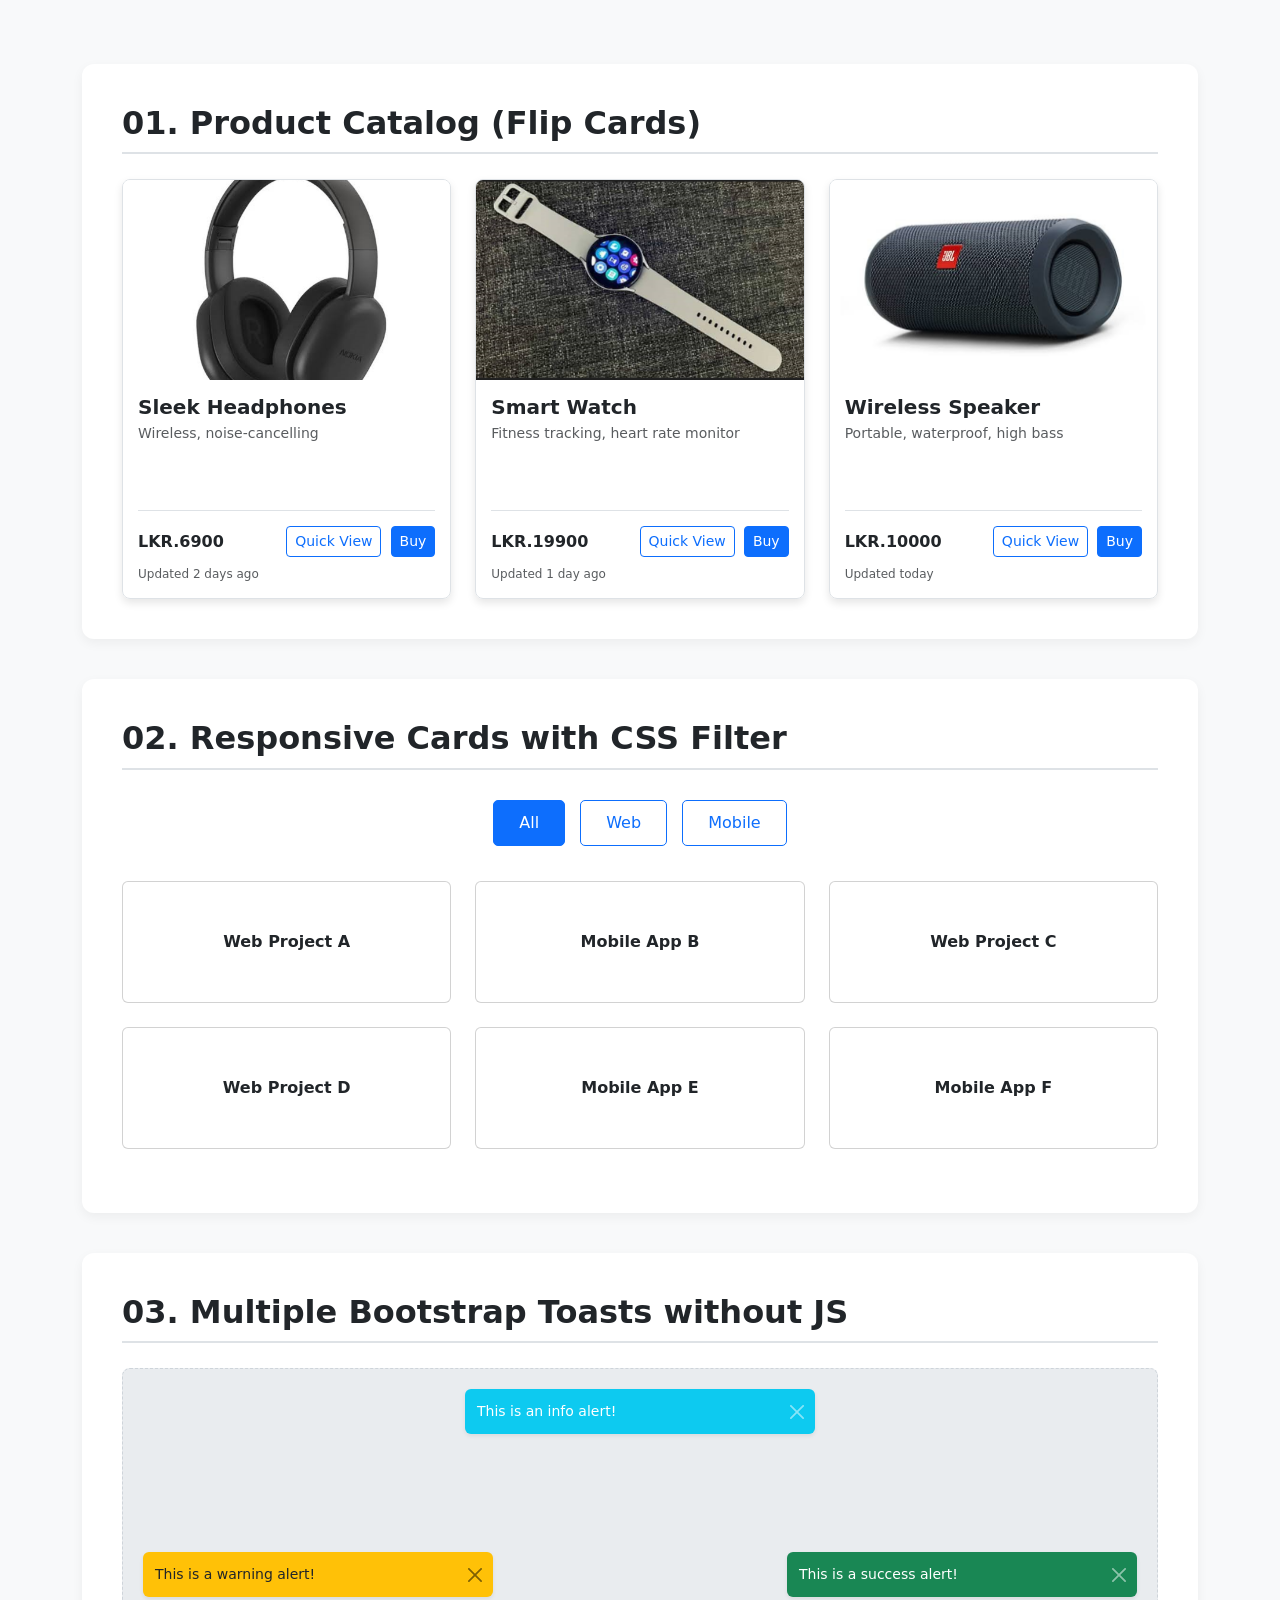
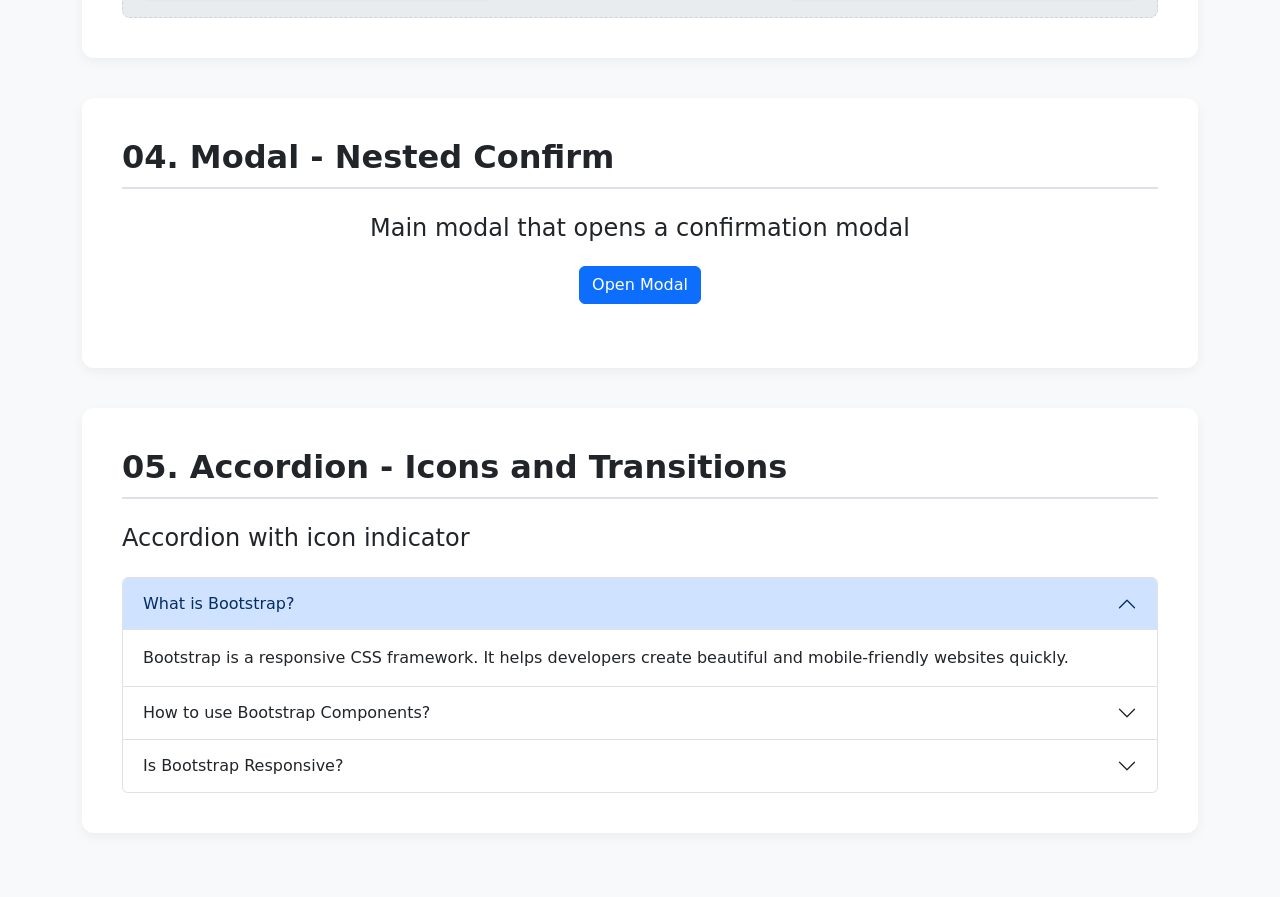
<file: index.html>
<!DOCTYPE html>
<html lang="en">
<head>
  <meta charset="UTF-8">
  <meta name="viewport" content="width=device-width, initial-scale=1.0">
  <title>Classwork 6.2</title>
  
  <link href="./bootstrap-5.3.8/css/bootstrap.min.css" rel="stylesheet">
  <link href="./style.css" rel="stylesheet">
</head>


<body class="p-4">

<div class="container">
  <!-- ref 01 starting -->
  <div class="content-section">
    <h2 class="section-title text-dark">01. Product Catalog (Flip Cards)</h2>
    
    <div class="row g-4">
      <div class="col-md-4">
        <div class="product-card">
          <div class="card-inner">
            <div class="card-front">
              <div class="card-img-container">
                <img src="./headset.png" class="card-img-top" alt="Sleek Headphones">
              </div>
              <div class="card-body-custom">
                <h5 class="fw-bold mb-1">Sleek Headphones</h5>
                <p class="text-muted small mb-0">Wireless, noise-cancelling</p>
                <div class="card-footer-custom d-flex justify-content-between align-items-center">
                  <span class="fw-bold">LKR.6900</span>
                  <div>
                    <button class="btn btn-outline-primary btn-sm me-1" data-bs-toggle="modal" data-bs-target="#quickViewModal1">Quick View</button>
                    <button class="btn btn-primary btn-sm">Buy</button>
                  </div>
                </div>
                <p class="text-muted small mt-2 mb-0" style="font-size: 0.75rem;">Updated 2 days ago</p>
              </div>
            </div>
            <div class="card-back">
              <h5 class="fw-bold text-primary">Product Details</h5>
              <p class="mt-2 text-muted">Experience premium sound quality with these Sleek Headphones. Perfect for long travel or intensive gym sessions.</p>
              <ul class="small">
                <li>40 hours battery life</li>
                <li>Active Noise Cancellation</li>
                <li>Bluetooth 5.2 support</li>
              </ul>
              <p class="text-muted small mt-auto mb-0">Updated 2 days ago</p>
            </div>
          </div>
        </div>
      </div>

      <div class="col-md-4">
        <div class="product-card">
          <div class="card-inner">
            <div class="card-front">
              <div class="card-img-container">
                <img src="./watch.png" class="card-img-top" alt="Smart Watch">
              </div>
              <div class="card-body-custom">
                <h5 class="fw-bold mb-1">Smart Watch</h5>
                <p class="text-muted small mb-0">Fitness tracking, heart rate monitor</p>
                <div class="card-footer-custom d-flex justify-content-between align-items-center">
                  <span class="fw-bold">LKR.19900</span>
                  <div>
                    <button class="btn btn-outline-primary btn-sm me-1" data-bs-toggle="modal" data-bs-target="#quickViewModal2">Quick View</button>
                    <button class="btn btn-primary btn-sm">Buy</button>
                  </div>
                </div>
                <p class="text-muted small mt-2 mb-0" style="font-size: 0.75rem;">Updated 1 day ago</p>
              </div>
            </div>
            <div class="card-back">
              <h5 class="fw-bold text-primary">Product Details</h5>
              <p class="mt-2 text-muted">Stay on top of your health goals with this modern Smart Watch. It tracks everything accurately.</p>
              <ul class="small">
                <li>Heart Rate & SpO2 Monitor</li>
                <li>Waterproof up to 50m</li>
                <li>7-Day Battery Life</li>
              </ul>
              <p class="text-muted small mt-auto mb-0">Updated 1 day ago</p>
            </div>
          </div>
        </div>
      </div>

      <div class="col-md-4">
        <div class="product-card">
          <div class="card-inner">
            <div class="card-front">
              <div class="card-img-container">
                <img src="./jbl.png" class="card-img-top" alt="Wireless Speaker">
              </div>
              <div class="card-body-custom">
                <h5 class="fw-bold mb-1">Wireless Speaker</h5>
                <p class="text-muted small mb-0">Portable, waterproof, high bass</p>
                <div class="card-footer-custom d-flex justify-content-between align-items-center">
                  <span class="fw-bold">LKR.10000</span>
                  <div>
                    <button class="btn btn-outline-primary btn-sm me-1" data-bs-toggle="modal" data-bs-target="#quickViewModal3">Quick View</button>
                    <button class="btn btn-primary btn-sm">Buy</button>
                  </div>
                </div>
                <p class="text-muted small mt-2 mb-0" style="font-size: 0.75rem;">Updated today</p>
              </div>
            </div>
            <div class="card-back">
              <h5 class="fw-bold text-primary">Product Details</h5>
              <p class="mt-2 text-muted">Bring the party anywhere with this High-Bass Wireless Speaker. Small size but studio-quality audio.</p>
              <ul class="small">
                <li>360° Surround Sound</li>
                <li>IPX7 Waterproof rating</li>
                <li>Dual pairing mode</li>
              </ul>
              <p class="text-muted small mt-auto mb-0">Updated today</p>
            </div>
          </div>
        </div>
      </div>
    </div>
  </div>
  <!-- ref 01 ending -->

  <!-- ref 02 starting -->
  <div class="content-section">
    <input type="radio" name="filter" id="all" class="hidden-radio" checked>
    <input type="radio" name="filter" id="web" class="hidden-radio">
    <input type="radio" name="filter" id="mobile" class="hidden-radio">

    <h2 class="section-title text-dark">02. Responsive Cards with CSS Filter</h2>

    <div class="filters">
        <label for="all">All</label>
        <label for="web">Web</label>
        <label for="mobile">Mobile</label>
    </div>

    <div class="row filter-results">
        <div class="col-md-4 mb-4 item all web">
            <div class="card filter-card p-5">Web Project A</div>
        </div>
        <div class="col-md-4 mb-4 item all mobile">
            <div class="card filter-card p-5">Mobile App B</div>
        </div>
        <div class="col-md-4 mb-4 item all web">
            <div class="card filter-card p-5">Web Project C</div>
        </div>
        <div class="col-md-4 mb-4 item all web">
            <div class="card filter-card p-5">Web Project D</div>
        </div>
        <div class="col-md-4 mb-4 item all mobile">
            <div class="card filter-card p-5">Mobile App E</div>
        </div>
        <div class="col-md-4 mb-4 item all mobile">
            <div class="card filter-card p-5">Mobile App F</div>
        </div>
    </div>
  </div>
  <!-- ref 02 ending -->

  <!-- ref 03 starting -->
  <div class="content-section">
    <h2 class="section-title text-dark">03. Multiple Bootstrap Toasts without JS</h2>
    
    <input type="checkbox" id="t1" class="hidden-check">
    <input type="checkbox" id="t2" class="hidden-check">
    <input type="checkbox" id="t3" class="hidden-check">

    <div class="toast-box-wrapper">
        <div class="toast-container t-top-center toast1">
            <div class="toast show bg-info text-white border-0 shadow-sm">
                <div class="d-flex">
                    <div class="toast-body">This is an info alert!</div>
                    <label for="t1" class="btn-close btn-close-white me-2 m-auto" style="cursor: pointer;"></label>
                </div>
            </div>
        </div>

        <div class="toast-container t-bottom-left toast2">
            <div class="toast show bg-warning text-dark border-0 shadow-sm">
                <div class="d-flex">
                    <div class="toast-body">This is a warning alert!</div>
                    <label for="t2" class="btn-close me-2 m-auto" style="cursor: pointer;"></label>
                </div>
            </div>
        </div>

        <div class="toast-container t-bottom-right toast3">
            <div class="toast show bg-success text-white border-0 shadow-sm">
                <div class="d-flex">
                    <div class="toast-body">This is a success alert!</div>
                    <label for="t3" class="btn-close btn-close-white me-2 m-auto" style="cursor: pointer;"></label>
                </div>
            </div>
        </div>
    </div>
  </div>
  <!-- ref 03 ending -->

  <!-- ref 04 starting -->
  <div class="content-section text-center">
    <h2 class="section-title text-dark text-start">04. Modal - Nested Confirm</h2>
    <h4 class="mt-4 mb-4">Main modal that opens a confirmation modal</h4>

    <button type="button" class="btn btn-primary mb-4" data-bs-toggle="modal" data-bs-target="#mainModal">
        Open Modal
    </button>
  </div>
  <!-- ref 04 ending -->

  <!-- ref 05 starting -->
  <div class="content-section">
    <h2 class="section-title text-dark">05. Accordion - Icons and Transitions</h2>
    <h4 class="mb-4">Accordion with icon indicator</h4>

    <div class="accordion" id="accordionExample">
        <div class="accordion-item">
            <h2 class="accordion-header">
                <button class="accordion-button" type="button" data-bs-toggle="collapse" data-bs-target="#collapseOne" aria-expanded="true" aria-controls="collapseOne">
                    What is Bootstrap?
                </button>
            </h2>
            <div id="collapseOne" class="accordion-collapse collapse show" data-bs-parent="#accordionExample">
                <div class="accordion-body">
                    Bootstrap is a responsive CSS framework. It helps developers create beautiful and mobile-friendly websites quickly.
                </div>
            </div>
        </div>

        <div class="accordion-item">
            <h2 class="accordion-header">
                <button class="accordion-button collapsed" type="button" data-bs-toggle="collapse" data-bs-target="#collapseTwo" aria-expanded="false" aria-controls="collapseTwo">
                    How to use Bootstrap Components?
                </button>
            </h2>
            <div id="collapseTwo" class="accordion-collapse collapse" data-bs-parent="#accordionExample">
                <div class="accordion-body">
                    You can use Bootstrap components by copying the HTML code from the Bootstrap documentation and adding the Bootstrap CSS and JavaScript files to your project.
                </div>
            </div>
        </div>

        <div class="accordion-item">
            <h2 class="accordion-header">
                <button class="accordion-button collapsed" type="button" data-bs-toggle="collapse" data-bs-target="#collapseThree" aria-expanded="false" aria-controls="collapseThree">
                    Is Bootstrap Responsive?
                </button>
            </h2>
            <div id="collapseThree" class="accordion-collapse collapse" data-bs-parent="#accordionExample">
                <div class="accordion-body">
                    Yes. Bootstrap is fully responsive. It automatically adjusts your website layout for mobile phones, tablets, laptops, and desktops.
                </div>
            </div>
        </div>
    </div>
  </div>
  <!-- ref 05 ending -->

</div>

<!-- quickview starting -->
<div class="modal fade" id="quickViewModal1" tabindex="-1" aria-hidden="true">
  <div class="modal-dialog modal-dialog-centered">
    <div class="modal-content">
      <div class="modal-header">
        <h5 class="modal-title fw-bold">Sleek Headphones Preview</h5>
        <button type="button" class="btn-close" data-bs-dismiss="modal" aria-label="Close"></button>
      </div>
      <div class="modal-body text-center">
        <img src="./headset.png" class="img-fluid rounded mb-3" alt="Headphones">
        <p class="text-muted">This is the quick preview modal popup for the Sleek Headphones.</p>
      </div>
    </div>
  </div>
</div>

<div class="modal fade" id="quickViewModal2" tabindex="-1" aria-hidden="true">
  <div class="modal-dialog modal-dialog-centered">
    <div class="modal-content">
      <div class="modal-header">
        <h5 class="modal-title fw-bold">Smart Watch Preview</h5>
        <button type="button" class="btn-close" data-bs-dismiss="modal" aria-label="Close"></button>
      </div>
      <div class="modal-body text-center">
        <img src="./watch.png" class="img-fluid rounded mb-3" alt="Smart Watch">
        <p class="text-muted">This is the quick preview modal popup for the Smart Watch.</p>
      </div>
    </div>
  </div>
</div>

<div class="modal fade" id="quickViewModal3" tabindex="-1" aria-hidden="true">
  <div class="modal-dialog modal-dialog-centered">
    <div class="modal-content">
      <div class="modal-header">
        <h5 class="modal-title fw-bold">Wireless Speaker Preview</h5>
        <button type="button" class="btn-close" data-bs-dismiss="modal" aria-label="Close"></button>
      </div>
      <div class="modal-body text-center">
        <img src="./jbl.png" class="img-fluid rounded mb-3" alt="Wireless Speaker">
        <p class="text-muted">This is the quick preview modal popup for the Wireless Speaker.</p>
      </div>
    </div>
  </div>
</div>
<!-- quickview ending -->



<div class="modal fade" id="mainModal" tabindex="-1" aria-hidden="true">
    <div class="modal-dialog">
        <div class="modal-content">
            <div class="modal-header">
                <h5 class="modal-title">Modal Title</h5>
                <button type="button" class="btn-close" data-bs-dismiss="modal"></button>
            </div>
            <div class="modal-body text-start">
                <p>Perform an action that needs confirmation.</p>
                <button type="button" class="btn btn-danger" data-bs-target="#confirmModal" data-bs-toggle="modal">
                    Delete Item
                </button>
            </div>
            <div class="modal-footer">
                <button class="btn btn-secondary" data-bs-dismiss="modal">Close</button>
            </div>
        </div>
    </div>
</div>

<div class="modal fade" id="confirmModal" tabindex="-1" aria-hidden="true">
    <div class="modal-dialog">
        <div class="modal-content">
            <div class="modal-header">
                <h5 class="modal-title">Confirm Delete</h5>
                <button type="button" class="btn-close" data-bs-dismiss="modal"></button>
            </div>
            <div class="modal-body text-start">
                Are you sure you want to delete this item?
            </div>
            <div class="modal-footer">
                <button class="btn btn-secondary" data-bs-target="#mainModal" data-bs-toggle="modal">Back</button>
                <button class="btn btn-danger">Confirm Delete</button>
            </div>
        </div>
    </div>
</div>

<script src="./bootstrap-5.3.8/js/bootstrap.min.js"></script>
</body>
</html>
</file>
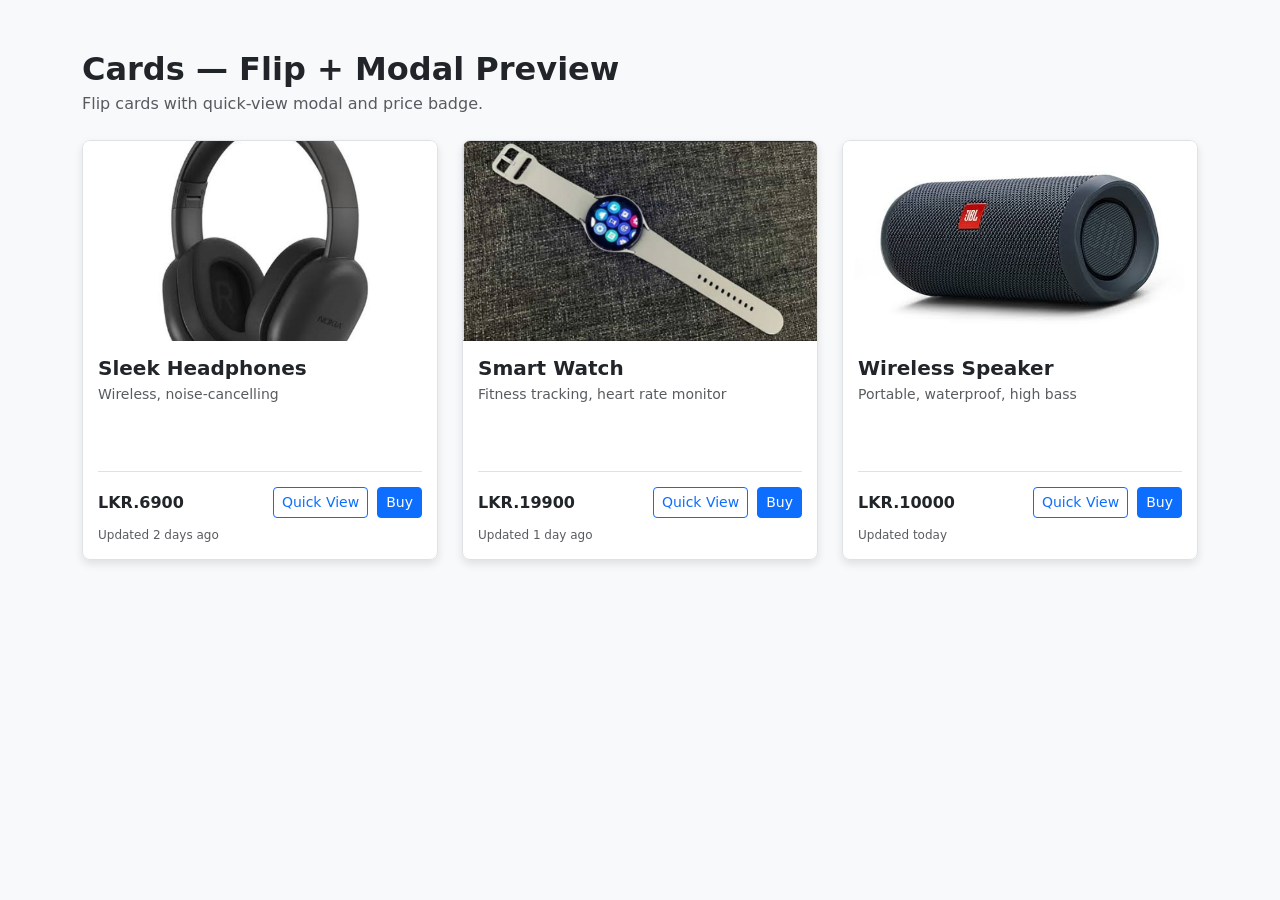
<file: ref01.html>
<!DOCTYPE html>
<html lang="en">
<head>
  <meta charset="UTF-8">
  <meta name="viewport" content="width=device-width, initial-scale=1.0">
  <title>ref 01</title>
  <!-- Bootstrap 5 CSS link -->
  <link href="./bootstrap-5.3.8/css/bootstrap.min.css" rel="stylesheet">
  
  <style>
    body {
      background-color: #f8f9fa;
      padding: 50px 0;
    }
    
    /* Main Card Wrapper */
    .product-card {
      background-color: transparent;
      width: 100%;
      height: 420px; /* Card thinuyara alavu */
      perspective: 1000px; /* 3D effect-rkaga */
    }

    /* Inner Container that Flips */
    .card-inner {
      position: relative;
      width: 100%;
      height: 100%;
      text-align: left;
      transition: transform 0.6s;
      transform-style: preserve-3d;
      box-shadow: 0 4px 8px rgba(0,0,0,0.1);
      border-radius: 8px;
    }

    /* Image mela cursor pogum pothu mattum FULL CARD-um flip aagum */
    .product-card:has(.card-img-container:hover) .card-inner {
      transform: rotateY(180deg);
    }

    .card-front, .card-back {
      position: absolute;
      width: 100%;
      height: 100%;
      -webkit-backface-visibility: hidden;
      backface-visibility: hidden;
      border-radius: 8px;
      border: 1px solid #dee2e6;
      background-color: #fff;
      display: flex;
      flex-direction: column;
    }

    /* Front Side Styling */
    .card-img-container {
      width: 100%;
      height: 200px;
      overflow: hidden;
      border-top-left-radius: 7px;
      border-top-right-radius: 7px;
      cursor: pointer;
    }

    .card-img-top {
      width: 100%;
      height: 100%;
      object-fit: cover;
    }

    .card-body-custom {
      padding: 15px;
      flex-grow: 1;
      display: flex;
      flex-direction: column;
    }

    .card-footer-custom {
      margin-top: auto;
      padding-top: 15px;
      border-top: 1px solid #dee2e6;
    }

    /* Back Side Styling */
    .card-back {
      transform: rotateY(180deg);
      padding: 25px;
      background-color: #f1f3f5;
      display: flex;
      flex-direction: column;
    }

    .card-back h5 {
      border-bottom: 2px solid #dee2e6;
      padding-bottom: 10px;
    }
  </style>
</head>
<body>

<div class="container">
  <h2 class="mb-1 fw-bold">Cards — Flip + Modal Preview</h2>
  <p class="text-muted mb-4">Flip cards with quick-view modal and price badge.</p>
  
  <div class="row g-4">
    <!-- Card 1: Sleek Headphones -->
    <div class="col-md-4">
      <div class="product-card">
        <div class="card-inner">
          
          <!-- Front Side -->
          <div class="card-front">
            <div class="card-img-container">
              <img src="./headset.png" class="card-img-top" alt="Sleek Headphones">
            </div>
            <div class="card-body-custom">
              <h5 class="fw-bold mb-1">Sleek Headphones</h5>
              <p class="text-muted small mb-0">Wireless, noise-cancelling</p>
              
              <div class="card-footer-custom d-flex justify-content-between align-items-center">
                <span class="fw-bold">LKR.6900</span>
                <div>
                  <button class="btn btn-outline-primary btn-sm me-1" data-bs-toggle="modal" data-bs-target="#quickViewModal1">Quick View</button>
                  <button class="btn btn-primary btn-sm">Buy</button>
                </div>
              </div>
              <p class="text-muted small mt-2 mb-0" style="font-size: 0.75rem;">Updated 2 days ago</p>
            </div>
          </div>
          
          <!-- Back Side -->
          <div class="card-back">
            <h5 class="fw-bold text-primary">Product Details</h5>
            <p class="mt-2 text-muted">Experience premium sound quality with these Sleek Headphones. Perfect for long travel or intensive gym sessions.</p>
            <ul class="small">
              <li>40 hours battery life</li>
              <li>Active Noise Cancellation</li>
              <li>Bluetooth 5.2 support</li>
            </ul>
            <p class="text-muted small mt-auto mb-0">Updated 2 days ago</p>
          </div>

        </div>
      </div>
    </div>

    <!-- Card 2: Smart Watch -->
    <div class="col-md-4">
      <div class="product-card">
        <div class="card-inner">
          
          <!-- Front Side -->
          <div class="card-front">
            <div class="card-img-container">
              <img src="./watch.png" class="card-img-top" alt="Smart Watch">
            </div>
            <div class="card-body-custom">
              <h5 class="fw-bold mb-1">Smart Watch</h5>
              <p class="text-muted small mb-0">Fitness tracking, heart rate monitor</p>
              
              <div class="card-footer-custom d-flex justify-content-between align-items-center">
                <span class="fw-bold">LKR.19900</span>
                <div>
                  <button class="btn btn-outline-primary btn-sm me-1" data-bs-toggle="modal" data-bs-target="#quickViewModal2">Quick View</button>
                  <button class="btn btn-primary btn-sm">Buy</button>
                </div>
              </div>
              <p class="text-muted small mt-2 mb-0" style="font-size: 0.75rem;">Updated 1 day ago</p>
            </div>
          </div>
          
          <!-- Back Side -->
          <div class="card-back">
            <h5 class="fw-bold text-primary">Product Details</h5>
            <p class="mt-2 text-muted">Stay on top of your health goals with this modern Smart Watch. It tracks everything accurately.</p>
            <ul class="small">
              <li>Heart Rate & SpO2 Monitor</li>
              <li>Waterproof up to 50m</li>
              <li>7-Day Battery Life</li>
            </ul>
            <p class="text-muted small mt-auto mb-0">Updated 1 day ago</p>
          </div>

        </div>
      </div>
    </div>

    <!-- Card 3: Wireless Speaker -->
    <div class="col-md-4">
      <div class="product-card">
        <div class="card-inner">
          
          <!-- Front Side -->
          <div class="card-front">
            <div class="card-img-container">
              <img src="./jbl.png" class="card-img-top" alt="Wireless Speaker">
            </div>
            <div class="card-body-custom">
              <h5 class="fw-bold mb-1">Wireless Speaker</h5>
              <p class="text-muted small mb-0">Portable, waterproof, high bass</p>
              
              <div class="card-footer-custom d-flex justify-content-between align-items-center">
                <span class="fw-bold">LKR.10000</span>
                <div>
                  <button class="btn btn-outline-primary btn-sm me-1" data-bs-toggle="modal" data-bs-target="#quickViewModal3">Quick View</button>
                  <button class="btn btn-primary btn-sm">Buy</button>
                </div>
              </div>
              <p class="text-muted small mt-2 mb-0" style="font-size: 0.75rem;">Updated today</p>
            </div>
          </div>
          
          <!-- Back Side -->
          <div class="card-back">
            <h5 class="fw-bold text-primary">Product Details</h5>
            <p class="mt-2 text-muted">Bring the party anywhere with this High-Bass Wireless Speaker. Small size but studio-quality audio.</p>
            <ul class="small">
              <li>360° Surround Sound</li>
              <li>IPX7 Waterproof rating</li>
              <li>Dual pairing mode</li>
            </ul>
            <p class="text-muted small mt-auto mb-0">Updated today</p>
          </div>

        </div>
      </div>
    </div>
  </div>
</div>

<!-- ================= MODALS SECTION ================= -->

<!-- Modal 1: Sleek Headphones -->
<div class="modal fade" id="quickViewModal1" tabindex="-1" aria-hidden="true">
  <div class="modal-dialog modal-dialog-centered">
    <div class="modal-content">
      <div class="modal-header">
        <h5 class="modal-title fw-bold">Sleek Headphones Preview</h5>
        <!-- Sariyaana close button attribute -->
        <button type="button" class="btn-close" data-bs-dismiss="modal" aria-label="Close"></button>
      </div>
      <div class="modal-body text-center">
        <img src="./headset.png" class="img-fluid rounded mb-3" alt="Headphones">
        <p class="text-muted">This is the quick preview modal popup for the Sleek Headphones.</p>
      </div>
      <div class="modal-footer">
        <!-- Keezhe ulla working close button -->
        <button type="button" class="btn btn-secondary" data-bs-dismiss="modal">Close</button>
      </div>
    </div>
  </div>
</div>

<!-- Modal 2: Smart Watch -->
<div class="modal fade" id="quickViewModal2" tabindex="-1" aria-hidden="true">
  <div class="modal-dialog modal-dialog-centered">
    <div class="modal-content">
      <div class="modal-header">
        <h5 class="modal-title fw-bold">Smart Watch Preview</h5>
        <button type="button" class="btn-close" data-bs-dismiss="modal" aria-label="Close"></button>
      </div>
      <div class="modal-body text-center">
        <img src="./watch.png" class="img-fluid rounded mb-3" alt="Smart Watch">
        <p class="text-muted">This is the quick preview modal popup for the Smart Watch.</p>
      </div>
      <div class="modal-footer">
        <button type="button" class="btn btn-secondary" data-bs-dismiss="modal">Close</button>
      </div>
    </div>
  </div>
</div>

<!-- Modal 3: Wireless Speaker -->
<div class="modal fade" id="quickViewModal3" tabindex="-1" aria-hidden="true">
  <div class="modal-dialog modal-dialog-centered">
    <div class="modal-content">
      <div class="modal-header">
        <h5 class="modal-title fw-bold">Wireless Speaker Preview</h5>
        <button type="button" class="btn-close" data-bs-dismiss="modal" aria-label="Close"></button>
      </div>
      <div class="modal-body text-center">
        <img src="./jbl.png" class="img-fluid rounded mb-3" alt="Wireless Speaker">
        <p class="text-muted">This is the quick preview modal popup for the Wireless Speaker.</p>
      </div>
      <div class="modal-footer">
        <button type="button" class="btn btn-secondary" data-bs-dismiss="modal">Close</button>
      </div>
    </div>
  </div>
</div>

<!-- Bootstrap 5 JavaScript Bundle -->
<script src="./bootstrap-5.3.8/js/bootstrap.bundle.min.js"></script>
</body>
</html>
</file>
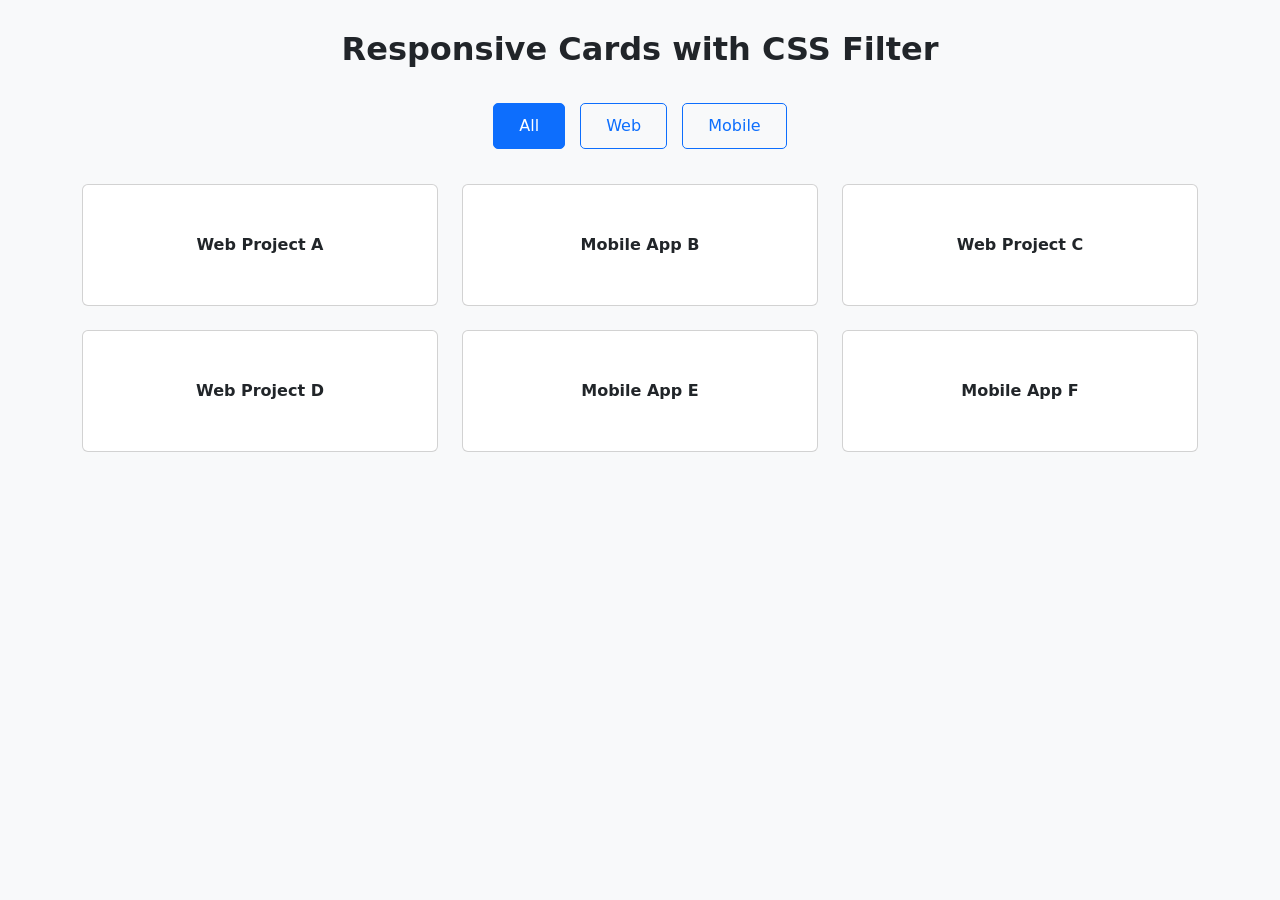
<file: ref02.html>
<!DOCTYPE html>
<html lang="en">
<head>
    <meta charset="UTF-8">
    <meta name="viewport" content="width=device-width, initial-scale=1.0">
    <title>ref 02</title>

    <!-- Bootstrap CSS -->
    <link href="./bootstrap-5.3.8/css/bootstrap.min.css" rel="stylesheet">

    <style>
        body{
            background:#f8f9fa;
        }

        h2{
            text-align:center;
            margin:30px 0;
            font-weight:bold;
        }

        /* Radio Buttons Hide */
        input[type="radio"]{
            display:none;
        }

        /* Filter Buttons */
        .filters{
            text-align:center;
            margin-bottom:30px;
        }

        .filters label{
            display:inline-block;
            padding:10px 25px;
            margin:5px;
            border:1px solid #0d6efd;
            color:#0d6efd;
            border-radius:5px;
            cursor:pointer;
            transition:.3s;
        }

        .filters label:hover{
            background:#0d6efd;
            color:white;
        }

        #all:checked ~ .filters label[for="all"],
        #web:checked ~ .filters label[for="web"],
        #mobile:checked ~ .filters label[for="mobile"]{
            background:#0d6efd;
            color:white;
        }

        .item{
            display:none;
        }

        #all:checked ~ .container .all{
            display:block;
        }

        #web:checked ~ .container .web{
            display:block;
        }

        #mobile:checked ~ .container .mobile{
            display:block;
        }

        .card{
            transition:.3s;
            text-align:center;
            font-weight:bold;
        }

        .card:hover{
            transform:scale(1.05);
            box-shadow:0 8px 20px rgba(0,0,0,.2);
        }
    </style>
</head>
<body>

    <!-- Radio Buttons -->
    <input type="radio" name="filter" id="all" checked>
    <input type="radio" name="filter" id="web">
    <input type="radio" name="filter" id="mobile">

    <!-- Heading -->
    <h2>Responsive Cards with CSS Filter</h2>

    <!-- Filter Buttons -->
    <div class="filters">
        <label for="all">All</label>
        <label for="web">Web</label>
        <label for="mobile">Mobile</label>
    </div>

    <!-- Cards -->
    <div class="container">

        <div class="row">

            <div class="col-md-4 mb-4 item all web">
                <div class="card p-5">
                    Web Project A
                </div>
            </div>

            <div class="col-md-4 mb-4 item all mobile">
                <div class="card p-5">
                    Mobile App B
                </div>
            </div>

            <div class="col-md-4 mb-4 item all web">
                <div class="card p-5">
                    Web Project C
                </div>
            </div>
            <div class="col-md-4 mb-4 item all web">
                <div class="card p-5">
                    Web Project D
                </div>
            </div>

            <div class="col-md-4 mb-4 item all mobile">
                <div class="card p-5">
                    Mobile App E
                </div>
            </div>

            <div class="col-md-4 mb-4 item all mobile">
                <div class="card p-5">
                    Mobile App F
                </div>
            </div>

        </div>

    </div>

</body>
</html>
</file>
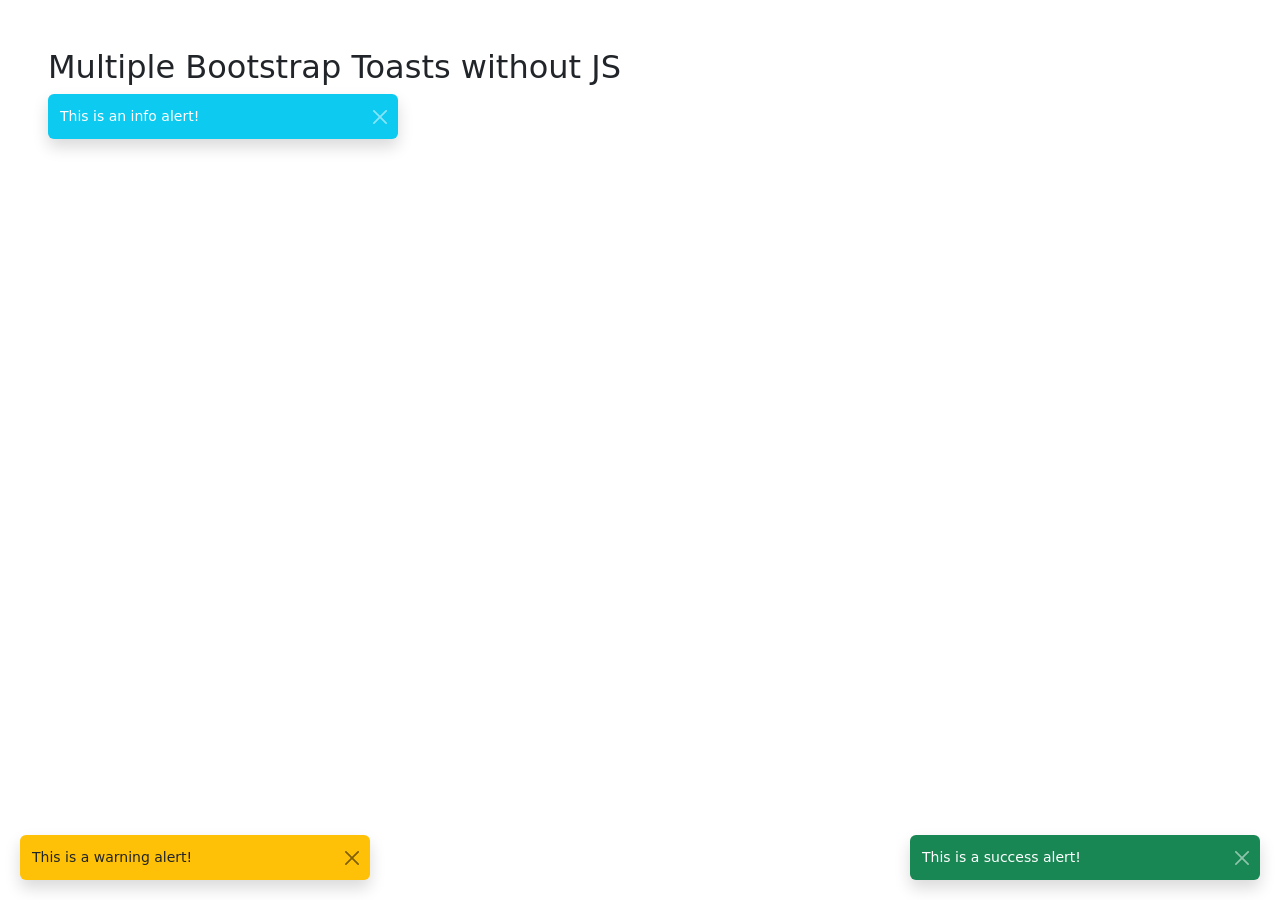
<file: ref03.html>
<!DOCTYPE html>
<html lang="ta">
<head>
    <meta charset="UTF-8">
    <title>ref03 </title>
    <link href="./bootstrap-5.3.8/css/bootstrap.min.css" rel="stylesheet">
    <style>
        .hidden-check { display: none; }
        
        
        #t1:checked ~ .toast1,
        #t2:checked ~ .toast2,
        #t3:checked ~ .toast3 { display: none; }

        .toast-container { position: fixed; z-index: 1050; }
        .t-top-right { top: 20px; right: 20px; }
        .t-bottom-left { bottom: 20px; left: 20px; }
        .t-bottom-right { bottom: 20px; right: 20px; }
    </style>
</head>
<body class="p-5">

    <h2>Multiple Bootstrap Toasts without JS</h2>


    <input type="checkbox" id="t1" class="hidden-check">
    <input type="checkbox" id="t2" class="hidden-check">
    <input type="checkbox" id="t3" class="hidden-check">

    
    <div class="toast-container t-top-center toast1">
        <div class="toast show bg-info text-white border-0">
            <div class="d-flex">
                <div class="toast-body">This is an info alert!</div>
                <label for="t1" class="btn-close btn-close-white me-2 m-auto"></label>
            </div>
        </div>
    </div>


    <div class="toast-container t-bottom-left toast2">
        <div class="toast show bg-warning text-dark border-0">
            <div class="d-flex">
                <div class="toast-body">This is a warning alert!</div>
                <label for="t2" class="btn-close me-2 m-auto"></label>
            </div>
        </div>
    </div>

    
    <div class="toast-container t-bottom-right toast3">
        <div class="toast show bg-success text-white border-0">
            <div class="d-flex">
                <div class="toast-body">This is a success alert!</div>
                <label for="t3" class="btn-close btn-close-white me-2 m-auto"></label>
            </div>
        </div>
    </div>

</body>
</html>
</file>
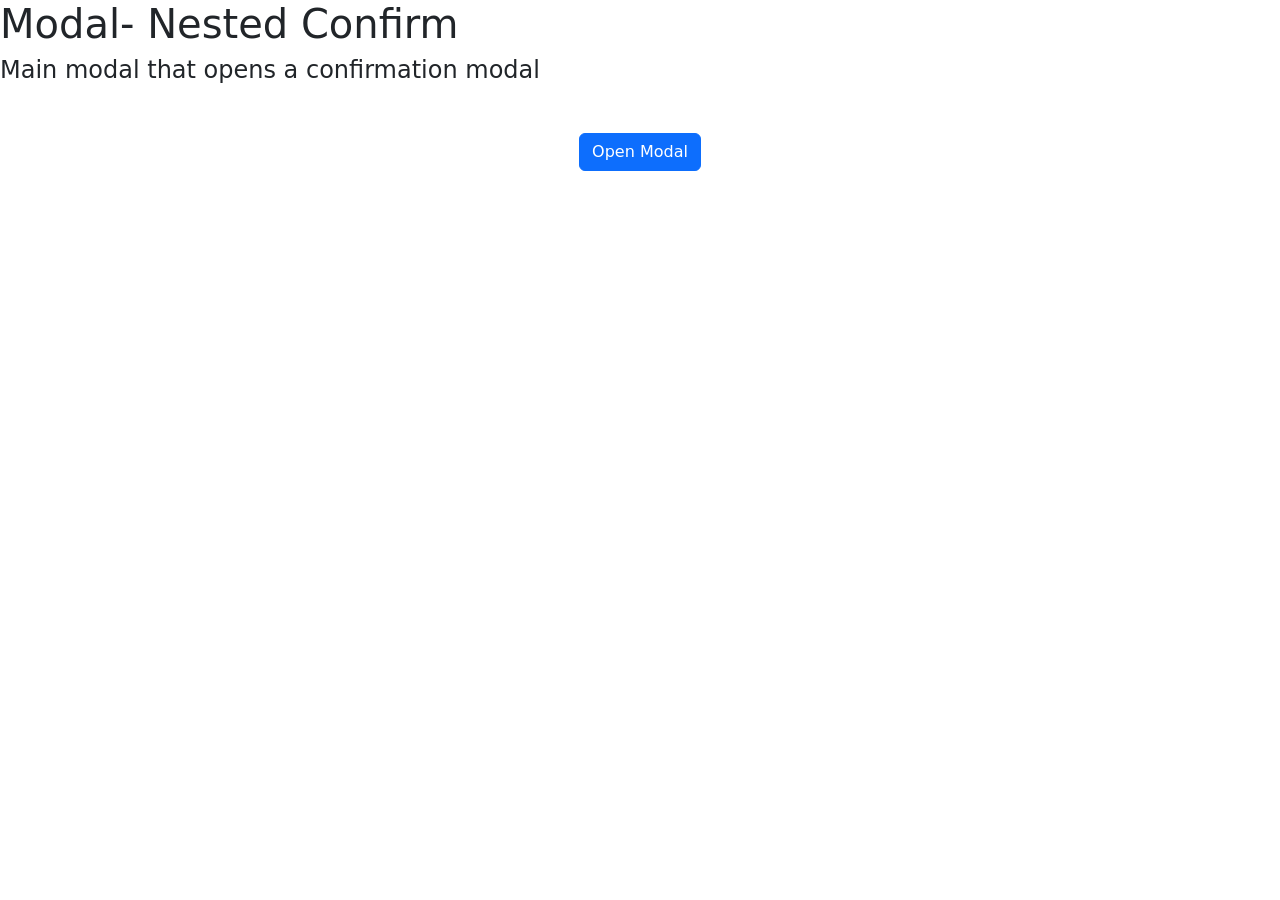
<file: ref04.html>
<!DOCTYPE html>
<html lang="en">
<head>
    <meta charset="UTF-8">
    <meta name="viewport" content="width=device-width, initial-scale=1.0">

    <title>Ref 04</title>

    <!-- Bootstrap CSS -->
    <link href="./bootstrap-5.3.8/css/bootstrap.min.css" rel="stylesheet">
</head>
<body>

    <h1>Modal- Nested Confirm</h1>
    <h4>Main modal that opens a confirmation modal</h4>

<div class="container text-center mt-5">

    <!-- Main Trigger Button -->
    <button type="button" class="btn btn-primary" data-bs-toggle="modal" data-bs-target="#mainModal">
        Open Modal
    </button>

</div>

<!-- Main Modal -->
<div class="modal fade" id="mainModal" tabindex="-1" aria-hidden="true">
    <div class="modal-dialog">
        <div class="modal-content">

            <div class="modal-header">
                <h5 class="modal-title">Modal Title</h5>
                <button type="button" class="btn-close" data-bs-dismiss="modal"></button>
            </div>

            <div class="modal-body">
                <p>Perform an action that needs confirmation.</p>

                <!-- Open Second Modal -->
                <button type="button"
                        class="btn btn-danger"
                        data-bs-target="#confirmModal"
                        data-bs-toggle="modal">
                    Delete Item
                </button>

            </div>

            <div class="modal-footer">
                <button class="btn btn-secondary" data-bs-dismiss="modal">
                    Close
                </button>
            </div>

        </div>
    </div>
</div>

<!-- Confirmation Modal -->
<div class="modal fade" id="confirmModal" tabindex="-1" aria-hidden="true">
    <div class="modal-dialog">
        <div class="modal-content">

            <div class="modal-header">
                <h5 class="modal-title">Confirm Delete</h5>
                <button type="button" class="btn-close" data-bs-dismiss="modal"></button>
            </div>

            <div class="modal-body">
                Are you sure you want to delete this item?
            </div>

            <div class="modal-footer">

                <!-- Back to Main Modal -->
                <button class="btn btn-secondary"
                        data-bs-target="#mainModal"
                        data-bs-toggle="modal">
                    Back
                </button>

                <button class="btn btn-danger">
                    Confirm Delete
                </button>

            </div>

        </div>
    </div>
</div>

<!-- Bootstrap JS Bundle -->
<script src="./bootstrap-5.3.8/js/bootstrap.bundle.min.js"></script>

</body>
</html>
</file>
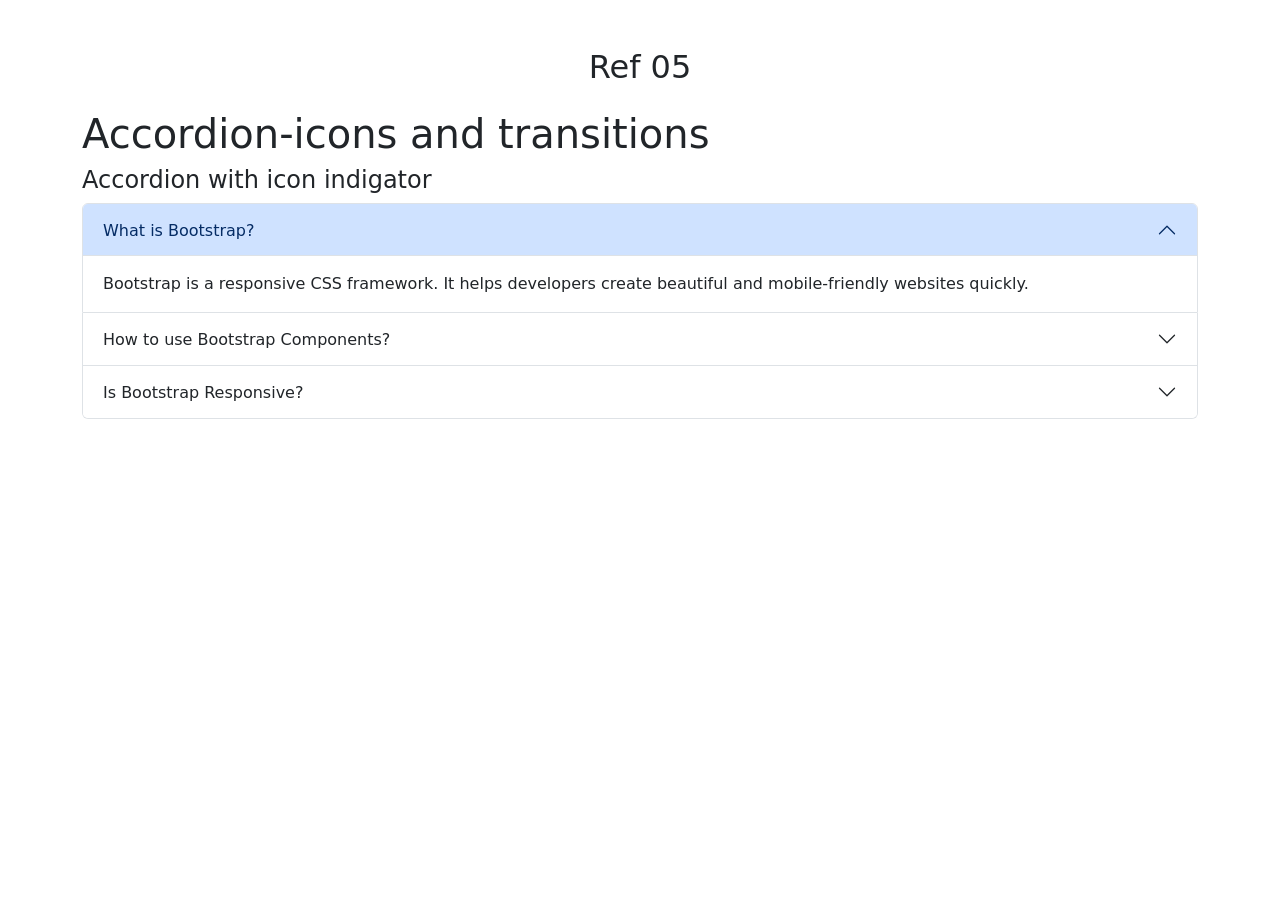
<file: ref05.html>
<!DOCTYPE html>
<html lang="en">
<head>
    <meta charset="UTF-8">
    <meta name="viewport" content="width=device-width, initial-scale=1.0">
    <title>Ref 05</title>

    <!-- Bootstrap CSS -->
    <link href="./bootstrap-5.3.8/css/bootstrap.min.css" rel="stylesheet">
</head>
<body>

    <div class="container mt-5">
        <h2 class="text-center mb-4">Ref 05</h2>
        <h1>Accordion-icons and transitions</h1>
        <h4>Accordion with icon indigator</h4>

        <div class="accordion" id="accordionExample">

            <!-- First Accordion Item -->
            <div class="accordion-item">
                <h2 class="accordion-header">
                    <button
                        class="accordion-button"
                        type="button"
                        data-bs-toggle="collapse"
                        data-bs-target="#collapseOne"
                        aria-expanded="true"
                        aria-controls="collapseOne">
                        What is Bootstrap?
                    </button>
                </h2>

                <div
                    id="collapseOne"
                    class="accordion-collapse collapse show"
                    data-bs-parent="#accordionExample">

                    <div class="accordion-body">
                        Bootstrap is a responsive CSS framework. It helps developers create beautiful and mobile-friendly websites quickly.
                    </div>
                </div>
            </div>

            <!-- Second Accordion Item -->
            <div class="accordion-item">
                <h2 class="accordion-header">
                    <button
                        class="accordion-button collapsed"
                        type="button"
                        data-bs-toggle="collapse"
                        data-bs-target="#collapseTwo"
                        aria-expanded="false"
                        aria-controls="collapseTwo">
                        How to use Bootstrap Components?
                    </button>
                </h2>

                <div
                    id="collapseTwo"
                    class="accordion-collapse collapse"
                    data-bs-parent="#accordionExample">

                    <div class="accordion-body">
                        You can use Bootstrap components by copying the HTML code from the Bootstrap documentation and adding the Bootstrap CSS and JavaScript files to your project.
                    </div>
                </div>
            </div>

            <!-- Third Accordion Item -->
            <div class="accordion-item">
                <h2 class="accordion-header">
                    <button
                        class="accordion-button collapsed"
                        type="button"
                        data-bs-toggle="collapse"
                        data-bs-target="#collapseThree"
                        aria-expanded="false"
                        aria-controls="collapseThree">
                        Is Bootstrap Responsive?
                    </button>
                </h2>

                <div
                    id="collapseThree"
                    class="accordion-collapse collapse"
                    data-bs-parent="#accordionExample">

                    <div class="accordion-body">
                        Yes. Bootstrap is fully responsive. It automatically adjusts your website layout for mobile phones, tablets, laptops, and desktops.
                    </div>
                </div>
            </div>

        </div>
    </div>

    <!-- Bootstrap JavaScript Bundle -->
<script src="./bootstrap-5.3.8/js/bootstrap.bundle.min.js"></script>

</body>
</html>
</file>
<file: style.css>
body {
      background-color: #f8f9fa;
    }
    
    /* Layout Section Structure */
    .content-section {
      background: #fff;
      padding: 40px;
      border-radius: 12px;
      box-shadow: 0 4px 12px rgba(0,0,0,0.05);
      margin-top: 40px;
      margin-bottom: 40px;
    }

    .section-title {
      font-weight: bold;
      margin-bottom: 25px;
      border-bottom: 2px solid #dee2e6;
      padding-bottom: 10px;
    }

    /* ================= Section 1: Flip Cards CSS ================= */
    .product-card {
      background-color: transparent;
      width: 100%;
      height: 420px; 
      perspective: 1000px; 
    }

    .card-inner {
      position: relative;
      width: 100%;
      height: 100%;
      text-align: left;
      transition: transform 0.6s;
      transform-style: preserve-3d;
      box-shadow: 0 4px 8px rgba(0,0,0,0.1);
      border-radius: 8px;
    }

    .product-card:has(.card-img-container:hover) .card-inner {
      transform: rotateY(180deg);
    }

    .card-front, .card-back {
      position: absolute;
      width: 100%;
      height: 100%;
      -webkit-backface-visibility: hidden;
      backface-visibility: hidden;
      border-radius: 8px;
      border: 1px solid #dee2e6;
      background-color: #fff;
      display: flex;
      flex-direction: column;
    }

    .card-img-container {
      width: 100%;
      height: 200px;
      overflow: hidden;
      border-top-left-radius: 7px;
      border-top-right-radius: 7px;
      cursor: pointer;
    }

    .card-img-top {
      width: 100%;
      height: 100%;
      object-fit: cover;
    }

    .card-body-custom {
      padding: 15px;
      flex-grow: 1;
      display: flex;
      flex-direction: column;
    }

    .card-footer-custom {
      margin-top: auto;
      padding-top: 15px;
      border-top: 1px solid #dee2e6;
    }

    .card-back {
      transform: rotateY(180deg);
      padding: 25px;
      background-color: #f1f3f5;
      display: flex;
      flex-direction: column;
    }

    .card-back h5 {
      border-bottom: 2px solid #dee2e6;
      padding-bottom: 10px;
    }

    /* ================= Section 2: Project Filter CSS ================= */
    .hidden-radio {
      display: none !important;
    }

    .filters {
      text-align: center;
      margin-bottom: 30px;
    }

    .filters label {
      display: inline-block;
      padding: 10px 25px;
      margin: 5px;
      border: 1px solid #0d6efd;
      color: #0d6efd;
      border-radius: 5px;
      cursor: pointer;
      transition: .3s;
    }

    .filters label:hover {
      background: #0d6efd;
      color: white;
    }

    #all:checked ~ .filters label[for="all"],
    #web:checked ~ .filters label[for="web"],
    #mobile:checked ~ .filters label[for="mobile"] {
      background: #0d6efd;
      color: white;
    }

    .item {
      display: none;
    }

    #all:checked ~ .filter-results .all {
      display: block;
    }

    #web:checked ~ .filter-results .web {
      display: block;
    }

    #mobile:checked ~ .filter-results .mobile {
      display: block;
    }

    .filter-card {
      transition: .3s;
      text-align: center;
      font-weight: bold;
    }

    .filter-card:hover {
      transform: scale(1.05);
      box-shadow: 0 8px 20px rgba(0,0,0,.2);
    }

    /* ================= Section 3: Container Toasts CSS ================= */
    .hidden-check { 
      display: none !important; 
    }
    
    #t1:checked ~ .toast-box-wrapper .toast1,
    #t2:checked ~ .toast-box-wrapper .toast2,
    #t3:checked ~ .toast-box-wrapper .toast3 { 
      display: none !important; 
    }

    .toast-box-wrapper {
      position: relative;
      background: #e9ecef;
      padding: 25px;
      border-radius: 8px;
      border: 1px dashed #ced4da;
      min-height: 250px;
    }

    .toast-box-wrapper .toast-container { 
      position: absolute; 
      z-index: 10; 
    }
    
    .toast-box-wrapper .t-top-center { top: 20px; left: 50%; transform: translateX(-50%); }
    .toast-box-wrapper .t-bottom-left { bottom: 20px; left: 20px; }
    .toast-box-wrapper .t-bottom-right { bottom: 20px; right: 20px; }
</file>
